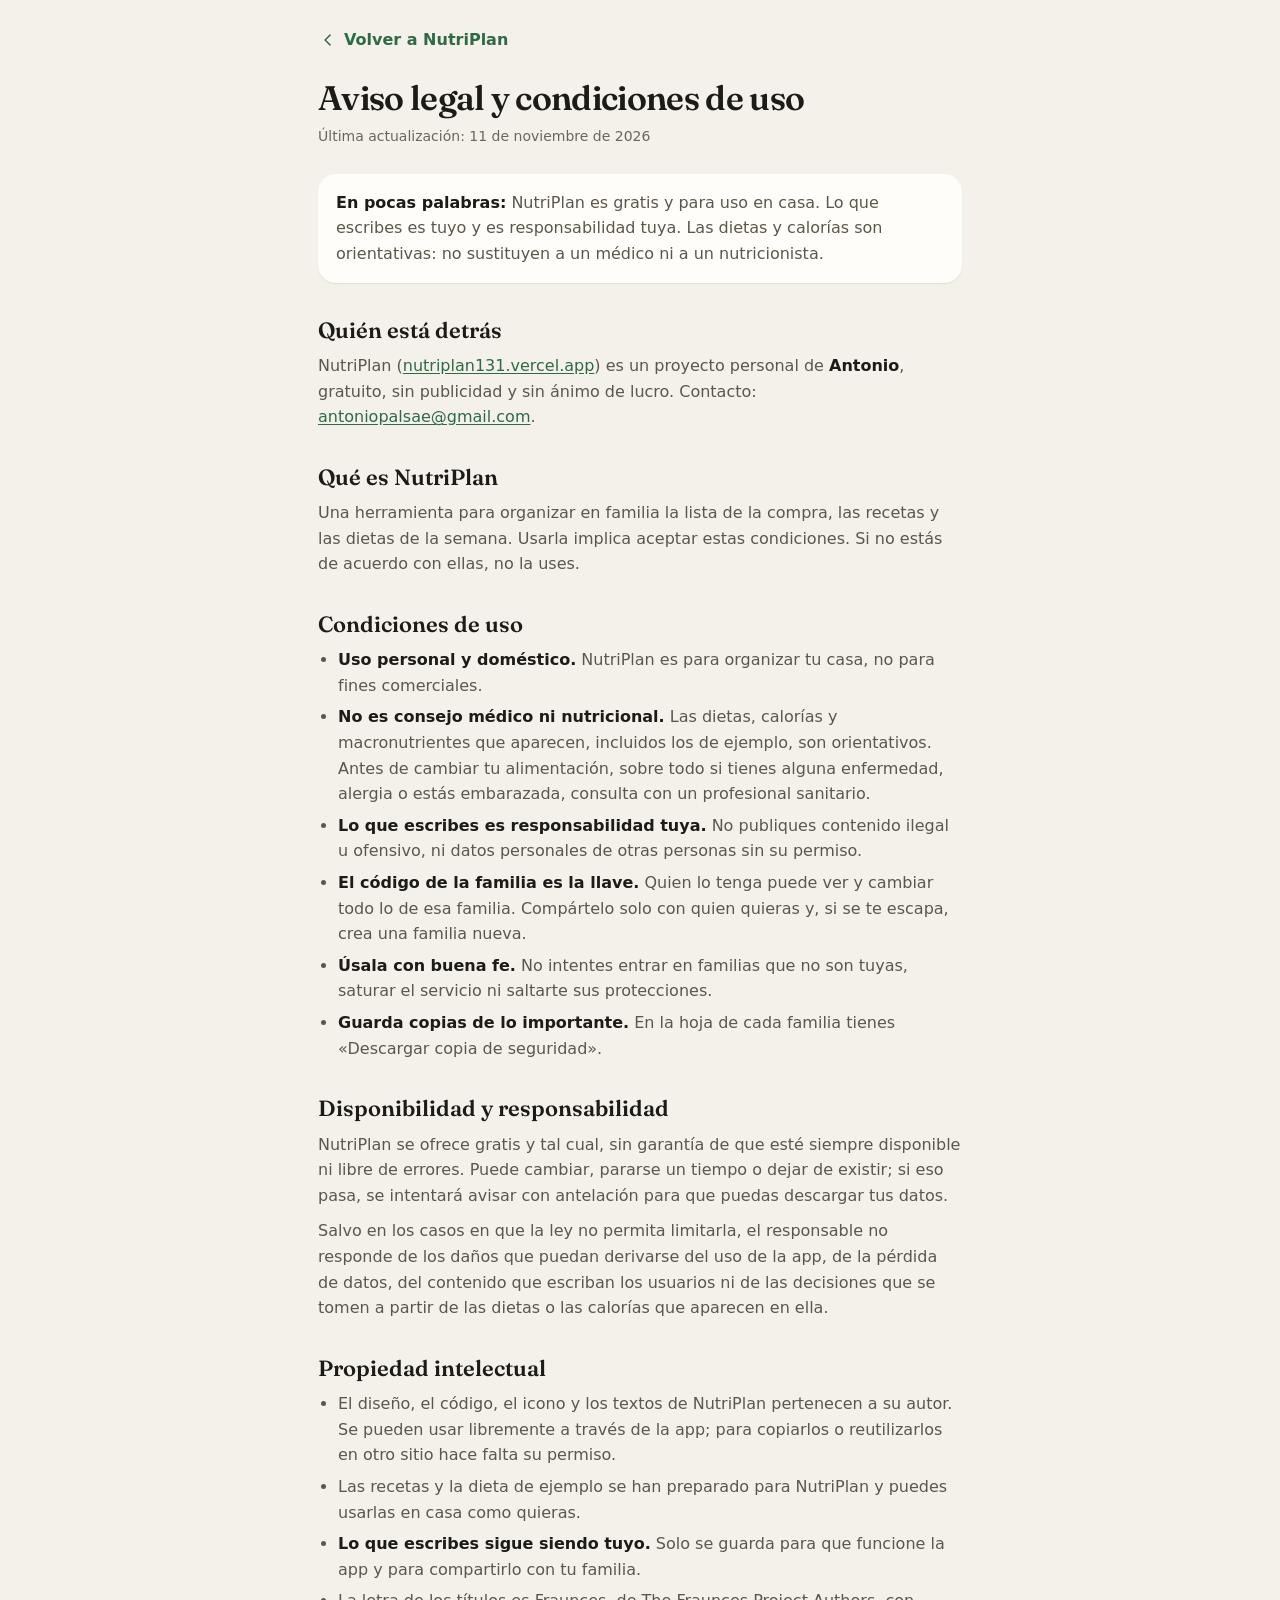
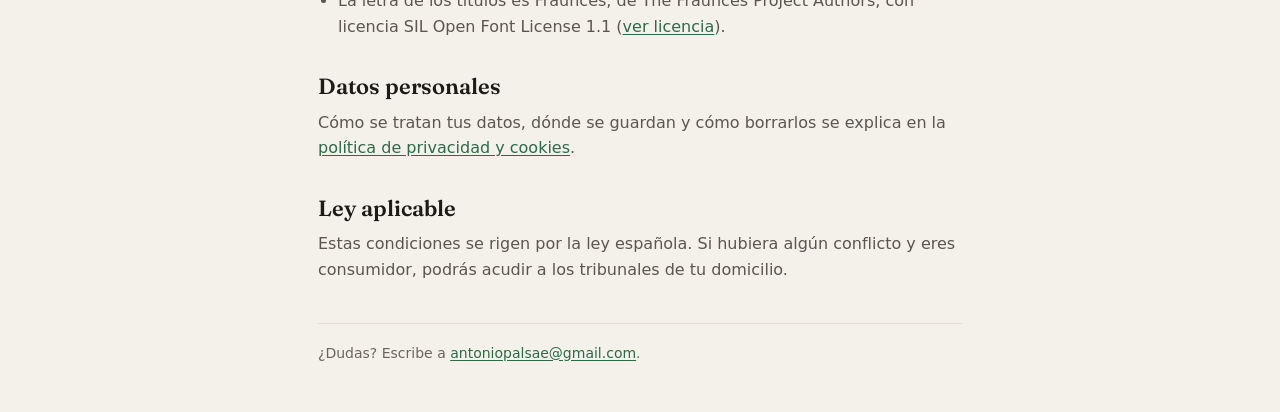
<file: aviso-legal.html>
<!DOCTYPE html>
<html lang="es">
<head>
  <meta charset="UTF-8" />
  <meta name="viewport" content="width=device-width, initial-scale=1, viewport-fit=cover" />
  <meta name="color-scheme" content="light dark" />
  <meta name="theme-color" content="#f4f1ea" media="(prefers-color-scheme: light)" />
  <meta name="theme-color" content="#151412" media="(prefers-color-scheme: dark)" />
  <meta name="description" content="Quién está detrás de NutriPlan, condiciones de uso y propiedad intelectual." />
  <title>Aviso legal y condiciones de uso · NutriPlan</title>
  <link rel="canonical" href="https://nutriplan131.vercel.app/aviso-legal" />
  <link rel="icon" href="iconos/icono.svg" type="image/svg+xml" />
  <link rel="icon" href="iconos/icono-32.png" type="image/png" sizes="32x32" />
  <link rel="stylesheet" href="css/base.css" />
  <link rel="stylesheet" href="css/legal.css" />
  <script src="js/tema.js"></script>
</head>
<body>
  <main class="documento">
    <a class="documento-volver" href="./">
      <svg viewBox="0 0 24 24" fill="none" stroke="currentColor" stroke-width="1.8" stroke-linecap="round" stroke-linejoin="round" aria-hidden="true"><path d="m14.5 6-6 6 6 6"/></svg>Volver a NutriPlan
    </a>

    <header>
      <h1>Aviso legal y condiciones de uso</h1>
      <p class="fecha">Última actualización: 11 de noviembre de 2026</p>
    </header>

    <section class="resumen" aria-label="Resumen">
      <p><strong>En pocas palabras:</strong> NutriPlan es gratis y para uso en casa. Lo que escribes es tuyo y es responsabilidad tuya. Las dietas y calorías son orientativas: no sustituyen a un médico ni a un nutricionista.</p>
    </section>

    <h2>Quién está detrás</h2>
    <p>NutriPlan (<a href="https://nutriplan131.vercel.app/">nutriplan131.vercel.app</a>) es un proyecto personal de <strong>Antonio</strong>, gratuito, sin publicidad y sin ánimo de lucro. Contacto: <a href="mailto:antoniopalsae@gmail.com">antoniopalsae@gmail.com</a>.</p>

    <h2>Qué es NutriPlan</h2>
    <p>Una herramienta para organizar en familia la lista de la compra, las recetas y las dietas de la semana. Usarla implica aceptar estas condiciones. Si no estás de acuerdo con ellas, no la uses.</p>

    <h2>Condiciones de uso</h2>
    <ul>
      <li><strong>Uso personal y doméstico.</strong> NutriPlan es para organizar tu casa, no para fines comerciales.</li>
      <li><strong>No es consejo médico ni nutricional.</strong> Las dietas, calorías y macronutrientes que aparecen, incluidos los de ejemplo, son orientativos. Antes de cambiar tu alimentación, sobre todo si tienes alguna enfermedad, alergia o estás embarazada, consulta con un profesional sanitario.</li>
      <li><strong>Lo que escribes es responsabilidad tuya.</strong> No publiques contenido ilegal u ofensivo, ni datos personales de otras personas sin su permiso.</li>
      <li><strong>El código de la familia es la llave.</strong> Quien lo tenga puede ver y cambiar todo lo de esa familia. Compártelo solo con quien quieras y, si se te escapa, crea una familia nueva.</li>
      <li><strong>Úsala con buena fe.</strong> No intentes entrar en familias que no son tuyas, saturar el servicio ni saltarte sus protecciones.</li>
      <li><strong>Guarda copias de lo importante.</strong> En la hoja de cada familia tienes «Descargar copia de seguridad».</li>
    </ul>

    <h2>Disponibilidad y responsabilidad</h2>
    <p>NutriPlan se ofrece gratis y tal cual, sin garantía de que esté siempre disponible ni libre de errores. Puede cambiar, pararse un tiempo o dejar de existir; si eso pasa, se intentará avisar con antelación para que puedas descargar tus datos.</p>
    <p>Salvo en los casos en que la ley no permita limitarla, el responsable no responde de los daños que puedan derivarse del uso de la app, de la pérdida de datos, del contenido que escriban los usuarios ni de las decisiones que se tomen a partir de las dietas o las calorías que aparecen en ella.</p>

    <h2>Propiedad intelectual</h2>
    <ul>
      <li>El diseño, el código, el icono y los textos de NutriPlan pertenecen a su autor. Se pueden usar libremente a través de la app; para copiarlos o reutilizarlos en otro sitio hace falta su permiso.</li>
      <li>Las recetas y la dieta de ejemplo se han preparado para NutriPlan y puedes usarlas en casa como quieras.</li>
      <li><strong>Lo que escribes sigue siendo tuyo.</strong> Solo se guarda para que funcione la app y para compartirlo con tu familia.</li>
      <li>La letra de los títulos es Fraunces, de The Fraunces Project Authors, con licencia SIL Open Font License 1.1 (<a href="fuentes/OFL.txt">ver licencia</a>).</li>
    </ul>

    <h2>Datos personales</h2>
    <p>Cómo se tratan tus datos, dónde se guardan y cómo borrarlos se explica en la <a href="privacidad">política de privacidad y cookies</a>.</p>

    <h2>Ley aplicable</h2>
    <p>Estas condiciones se rigen por la ley española. Si hubiera algún conflicto y eres consumidor, podrás acudir a los tribunales de tu domicilio.</p>

    <p class="pie">¿Dudas? Escribe a <a href="mailto:antoniopalsae@gmail.com">antoniopalsae@gmail.com</a>.</p>
  </main>
</body>
</html>
</file>
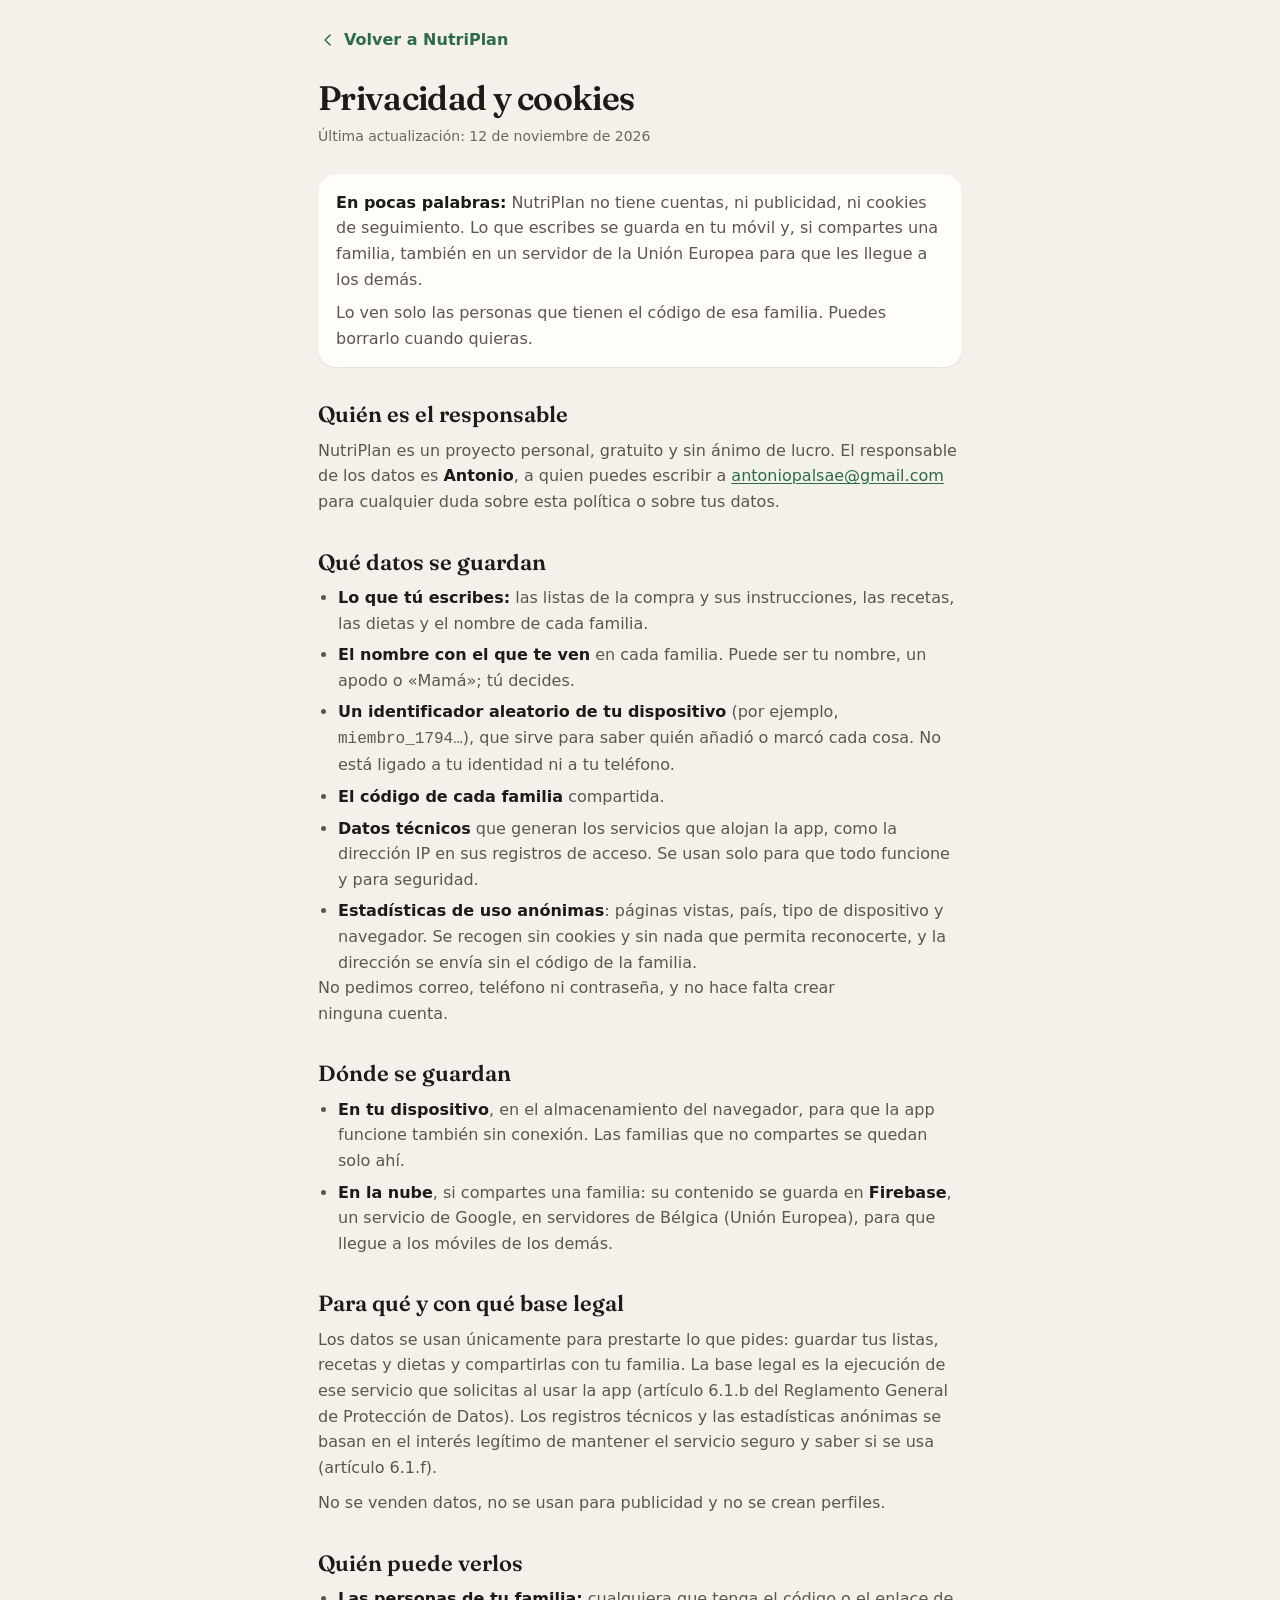
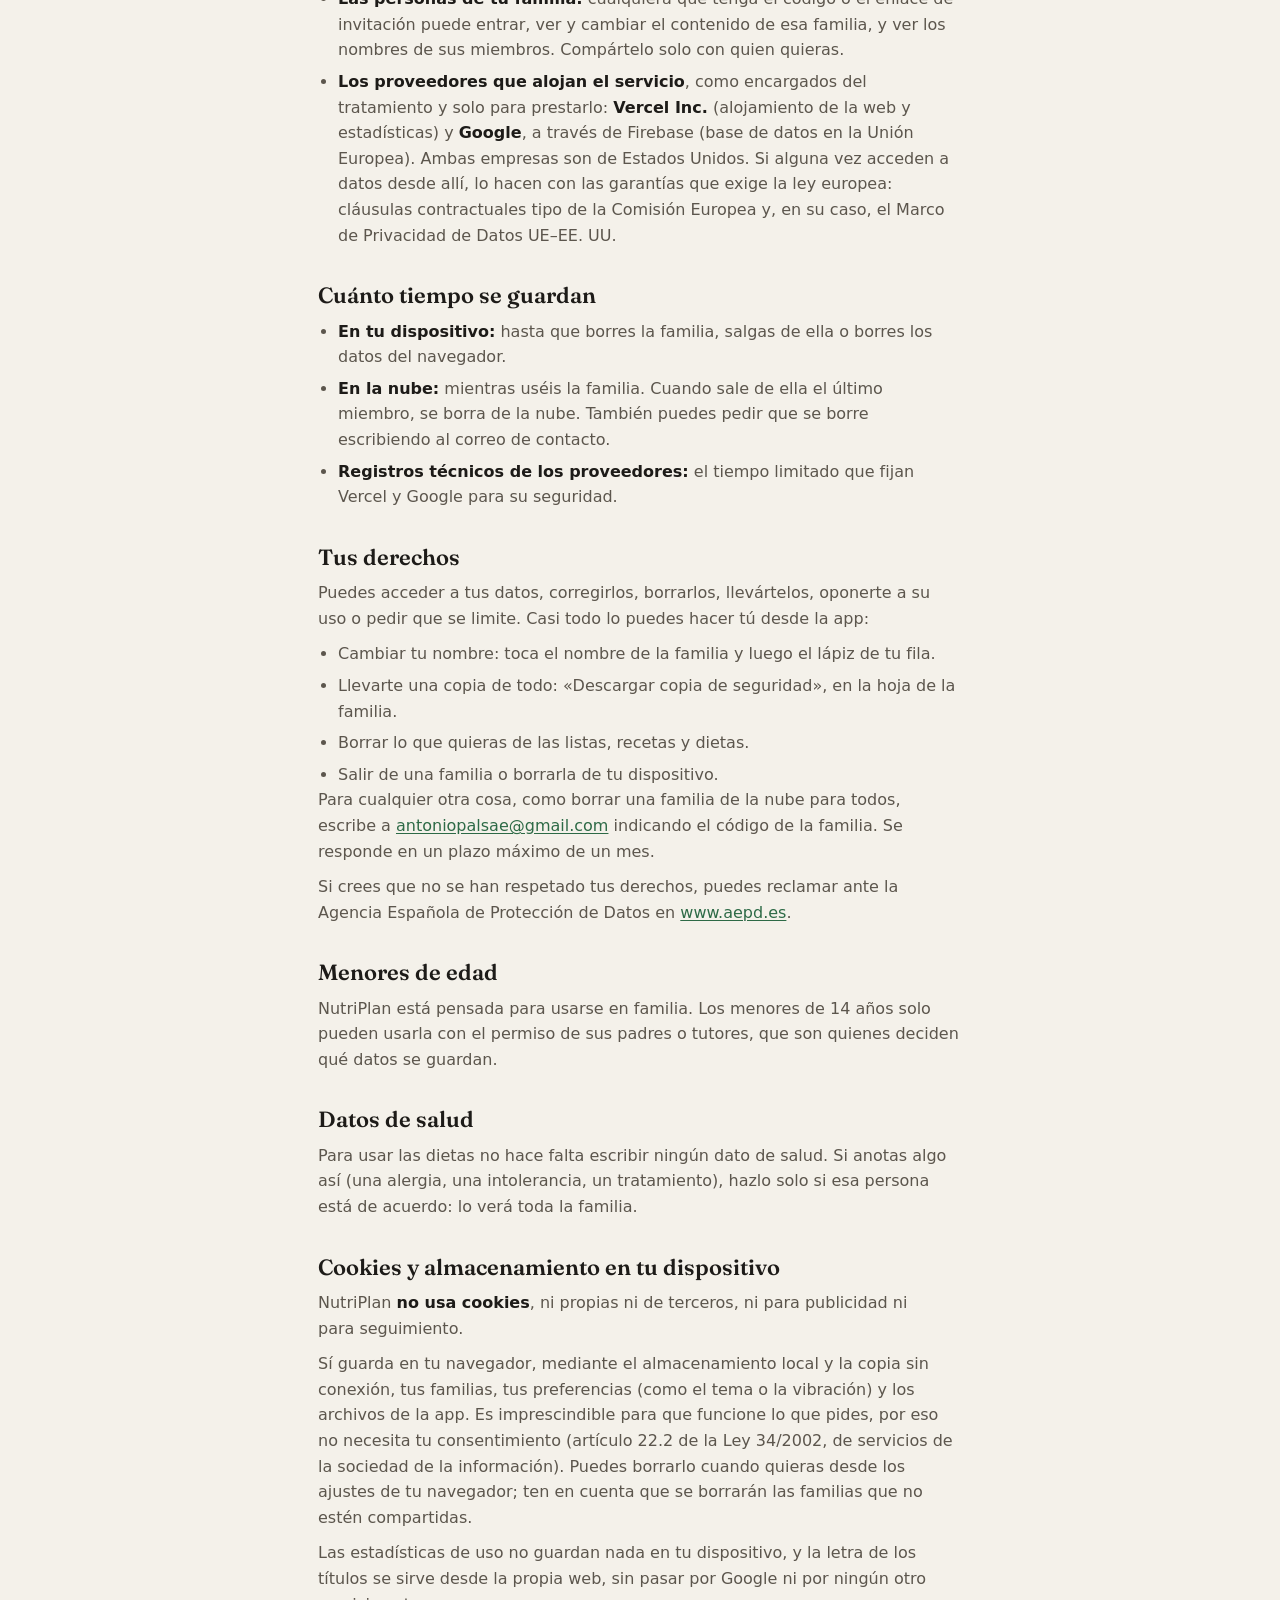
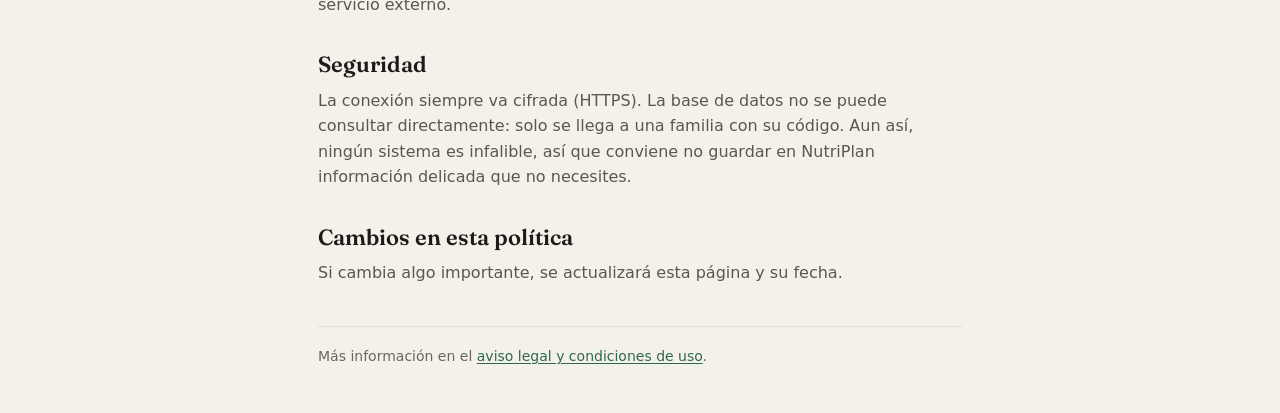
<file: privacidad.html>
<!DOCTYPE html>
<html lang="es">
<head>
  <meta charset="UTF-8" />
  <meta name="viewport" content="width=device-width, initial-scale=1, viewport-fit=cover" />
  <meta name="color-scheme" content="light dark" />
  <meta name="theme-color" content="#f4f1ea" media="(prefers-color-scheme: light)" />
  <meta name="theme-color" content="#151412" media="(prefers-color-scheme: dark)" />
  <meta name="description" content="Qué datos guarda NutriPlan, dónde, para qué y cómo borrarlos." />
  <title>Privacidad y cookies · NutriPlan</title>
  <link rel="canonical" href="https://nutriplan131.vercel.app/privacidad" />
  <link rel="icon" href="iconos/icono.svg" type="image/svg+xml" />
  <link rel="icon" href="iconos/icono-32.png" type="image/png" sizes="32x32" />
  <link rel="stylesheet" href="css/base.css" />
  <link rel="stylesheet" href="css/legal.css" />
  <script src="js/tema.js"></script>
</head>
<body>
  <main class="documento">
    <a class="documento-volver" href="./">
      <svg viewBox="0 0 24 24" fill="none" stroke="currentColor" stroke-width="1.8" stroke-linecap="round" stroke-linejoin="round" aria-hidden="true"><path d="m14.5 6-6 6 6 6"/></svg>Volver a NutriPlan
    </a>

    <header>
      <h1>Privacidad y cookies</h1>
      <p class="fecha">Última actualización: 12 de noviembre de 2026</p>
    </header>

    <section class="resumen" aria-label="Resumen">
      <p><strong>En pocas palabras:</strong> NutriPlan no tiene cuentas, ni publicidad, ni cookies de seguimiento. Lo que escribes se guarda en tu móvil y, si compartes una familia, también en un servidor de la Unión Europea para que les llegue a los demás.</p>
      <p>Lo ven solo las personas que tienen el código de esa familia. Puedes borrarlo cuando quieras.</p>
    </section>

    <h2>Quién es el responsable</h2>
    <p>NutriPlan es un proyecto personal, gratuito y sin ánimo de lucro. El responsable de los datos es <strong>Antonio</strong>, a quien puedes escribir a <a href="mailto:antoniopalsae@gmail.com">antoniopalsae@gmail.com</a> para cualquier duda sobre esta política o sobre tus datos.</p>

    <h2>Qué datos se guardan</h2>
    <ul>
      <li><strong>Lo que tú escribes:</strong> las listas de la compra y sus instrucciones, las recetas, las dietas y el nombre de cada familia.</li>
      <li><strong>El nombre con el que te ven</strong> en cada familia. Puede ser tu nombre, un apodo o «Mamá»; tú decides.</li>
      <li><strong>Un identificador aleatorio de tu dispositivo</strong> (por ejemplo, <code>miembro_1794…</code>), que sirve para saber quién añadió o marcó cada cosa. No está ligado a tu identidad ni a tu teléfono.</li>
      <li><strong>El código de cada familia</strong> compartida.</li>
      <li><strong>Datos técnicos</strong> que generan los servicios que alojan la app, como la dirección IP en sus registros de acceso. Se usan solo para que todo funcione y para seguridad.</li>
      <li><strong>Estadísticas de uso anónimas</strong>: páginas vistas, país, tipo de dispositivo y navegador. Se recogen sin cookies y sin nada que permita reconocerte, y la dirección se envía sin el código de la familia.</li>
    </ul>
    <p>No pedimos correo, teléfono ni contraseña, y no hace falta crear ninguna cuenta.</p>

    <h2>Dónde se guardan</h2>
    <ul>
      <li><strong>En tu dispositivo</strong>, en el almacenamiento del navegador, para que la app funcione también sin conexión. Las familias que no compartes se quedan solo ahí.</li>
      <li><strong>En la nube</strong>, si compartes una familia: su contenido se guarda en <strong>Firebase</strong>, un servicio de Google, en servidores de Bélgica (Unión Europea), para que llegue a los móviles de los demás.</li>
    </ul>

    <h2>Para qué y con qué base legal</h2>
    <p>Los datos se usan únicamente para prestarte lo que pides: guardar tus listas, recetas y dietas y compartirlas con tu familia. La base legal es la ejecución de ese servicio que solicitas al usar la app (artículo 6.1.b del Reglamento General de Protección de Datos). Los registros técnicos y las estadísticas anónimas se basan en el interés legítimo de mantener el servicio seguro y saber si se usa (artículo 6.1.f).</p>
    <p>No se venden datos, no se usan para publicidad y no se crean perfiles.</p>

    <h2>Quién puede verlos</h2>
    <ul>
      <li><strong>Las personas de tu familia:</strong> cualquiera que tenga el código o el enlace de invitación puede entrar, ver y cambiar el contenido de esa familia, y ver los nombres de sus miembros. Compártelo solo con quien quieras.</li>
      <li><strong>Los proveedores que alojan el servicio</strong>, como encargados del tratamiento y solo para prestarlo: <strong>Vercel Inc.</strong> (alojamiento de la web y estadísticas) y <strong>Google</strong>, a través de Firebase (base de datos en la Unión Europea). Ambas empresas son de Estados Unidos. Si alguna vez acceden a datos desde allí, lo hacen con las garantías que exige la ley europea: cláusulas contractuales tipo de la Comisión Europea y, en su caso, el Marco de Privacidad de Datos UE–EE. UU.</li>
    </ul>

    <h2>Cuánto tiempo se guardan</h2>
    <ul>
      <li><strong>En tu dispositivo:</strong> hasta que borres la familia, salgas de ella o borres los datos del navegador.</li>
      <li><strong>En la nube:</strong> mientras uséis la familia. Cuando sale de ella el último miembro, se borra de la nube. También puedes pedir que se borre escribiendo al correo de contacto.</li>
      <li><strong>Registros técnicos de los proveedores:</strong> el tiempo limitado que fijan Vercel y Google para su seguridad.</li>
    </ul>

    <h2>Tus derechos</h2>
    <p>Puedes acceder a tus datos, corregirlos, borrarlos, llevártelos, oponerte a su uso o pedir que se limite. Casi todo lo puedes hacer tú desde la app:</p>
    <ul>
      <li>Cambiar tu nombre: toca el nombre de la familia y luego el lápiz de tu fila.</li>
      <li>Llevarte una copia de todo: «Descargar copia de seguridad», en la hoja de la familia.</li>
      <li>Borrar lo que quieras de las listas, recetas y dietas.</li>
      <li>Salir de una familia o borrarla de tu dispositivo.</li>
    </ul>
    <p>Para cualquier otra cosa, como borrar una familia de la nube para todos, escribe a <a href="mailto:antoniopalsae@gmail.com">antoniopalsae@gmail.com</a> indicando el código de la familia. Se responde en un plazo máximo de un mes.</p>
    <p>Si crees que no se han respetado tus derechos, puedes reclamar ante la Agencia Española de Protección de Datos en <a href="https://www.aepd.es" rel="noopener">www.aepd.es</a>.</p>

    <h2>Menores de edad</h2>
    <p>NutriPlan está pensada para usarse en familia. Los menores de 14 años solo pueden usarla con el permiso de sus padres o tutores, que son quienes deciden qué datos se guardan.</p>

    <h2>Datos de salud</h2>
    <p>Para usar las dietas no hace falta escribir ningún dato de salud. Si anotas algo así (una alergia, una intolerancia, un tratamiento), hazlo solo si esa persona está de acuerdo: lo verá toda la familia.</p>

    <h2>Cookies y almacenamiento en tu dispositivo</h2>
    <p>NutriPlan <strong>no usa cookies</strong>, ni propias ni de terceros, ni para publicidad ni para seguimiento.</p>
    <p>Sí guarda en tu navegador, mediante el almacenamiento local y la copia sin conexión, tus familias, tus preferencias (como el tema o la vibración) y los archivos de la app. Es imprescindible para que funcione lo que pides, por eso no necesita tu consentimiento (artículo 22.2 de la Ley 34/2002, de servicios de la sociedad de la información). Puedes borrarlo cuando quieras desde los ajustes de tu navegador; ten en cuenta que se borrarán las familias que no estén compartidas.</p>
    <p>Las estadísticas de uso no guardan nada en tu dispositivo, y la letra de los títulos se sirve desde la propia web, sin pasar por Google ni por ningún otro servicio externo.</p>

    <h2>Seguridad</h2>
    <p>La conexión siempre va cifrada (HTTPS). La base de datos no se puede consultar directamente: solo se llega a una familia con su código. Aun así, ningún sistema es infalible, así que conviene no guardar en NutriPlan información delicada que no necesites.</p>

    <h2>Cambios en esta política</h2>
    <p>Si cambia algo importante, se actualizará esta página y su fecha.</p>

    <p class="pie">Más información en el <a href="aviso-legal">aviso legal y condiciones de uso</a>.</p>
  </main>
</body>
</html>
</file>
<file: css/base.css>
/* =========================================================
   BASE — Variables, reset, tipografía y estructura de la app
   Pensado primero para móvil; en pantallas anchas la barra
   inferior pasa a ser un menú lateral.
   ========================================================= */

/* Fraunces (SIL Open Font License 1.1, ver fuentes/OFL.txt).
   Servida desde la propia web, sin pasar por Google. Es variable:
   un solo archivo cubre los pesos 500 y 600. */
@font-face {
  font-family: "Fraunces";
  font-style: normal;
  font-weight: 500 600;
  font-display: swap;
  src: url("../fuentes/fraunces-latin.woff2") format("woff2");
  unicode-range: U+0000-00FF, U+0131, U+0152-0153, U+02BB-02BC, U+02C6, U+02DA, U+02DC, U+0304, U+0308, U+0329, U+2000-206F, U+20AC, U+2122, U+2191, U+2193, U+2212, U+2215, U+FEFF, U+FFFD;
}

@font-face {
  font-family: "Fraunces";
  font-style: normal;
  font-weight: 500 600;
  font-display: swap;
  src: url("../fuentes/fraunces-latin-ext.woff2") format("woff2");
  unicode-range: U+0100-02BA, U+02BD-02C5, U+02C7-02CC, U+02CE-02D7, U+02DD-02FF, U+0304, U+0308, U+0329, U+1D00-1DBF, U+1E00-1E9F, U+1EF2-1EFF, U+2020, U+20A0-20AB, U+20AD-20C4, U+2113, U+2C60-2C7F, U+A720-A7FF;
}

:root {
  color-scheme: light;

  /* Superficies (gris cálido, tipo papel) */
  --fondo:          #f4f1ea;
  --superficie:     #fffdf9;
  --superficie-2:   #ebe7de;
  --superficie-3:   #e0dbd0;
  --linea:          #e3ddd2;
  --linea-fuerte:   #c9c1b3;
  --translucido:    rgba(244, 241, 234, .82);

  /* Texto */
  --tinta:          #1d1b18;
  --tinta-2:        #5c564d;
  --tinta-3:        #6b665d; /* 4,5:1 o más sobre fondo y superficies */

  /* Acento único: verde bosque */
  --acento:         #2d6a46;
  --acento-fuerte:  #22553a;
  --acento-suave:   #dfeae0;
  --sobre-acento:   #ffffff;

  /* Estados */
  --peligro:        #b23a2b;
  --peligro-suave:  #f6e3df;
  --aviso:          #b7791f;
  --aviso-accion:   #a9d8b6;

  /* Tomas del día y macros (solo como marcas pequeñas) */
  --toma-desayuno:  #c08a2e;
  --toma-almuerzo:  #2d6a46;
  --toma-merienda:  #b4613f;
  --toma-cena:      #4f5c86;
  --macro-p:        #2d6a46;
  --macro-c:        #d1a24c;
  --macro-g:        #b8643f;

  /* Sombras teñidas del tono del fondo */
  --sombra-1: 0 1px 2px rgba(64, 48, 20, .06), 0 1px 1px rgba(64, 48, 20, .03);
  --sombra-2: 0 10px 28px -10px rgba(64, 48, 20, .25), 0 2px 6px rgba(64, 48, 20, .06);
  --sombra-3: 0 -10px 40px -12px rgba(40, 30, 10, .30);

  /* Tipografía */
  --fuente: system-ui, -apple-system, "Segoe UI", Roboto, "Helvetica Neue", Arial, sans-serif;
  --fuente-titulo: "Fraunces", Georgia, "Times New Roman", serif;
  --fuente-mono: ui-monospace, "SF Mono", "Cascadia Mono", Consolas, monospace;

  /* Radios */
  --r-xs: 6px;
  --r-s:  10px;
  --r-m:  14px;
  --r-l:  18px;
  --r-xl: 24px;

  /* Movimiento */
  --ease-out:    cubic-bezier(.23, 1, .32, 1);
  --ease-in-out: cubic-bezier(.65, 0, .35, 1);

  /* Estructura */
  --margen: 18px;
  --barra-alto: 54px;
  --nav-alto: 62px;
  --ancho-max: 720px;
  --seguro-arriba: env(safe-area-inset-top, 0px);
  --seguro-abajo:  env(safe-area-inset-bottom, 0px);
  --seguro-izq:    env(safe-area-inset-left, 0px);
  --seguro-der:    env(safe-area-inset-right, 0px);

  /* Capas */
  --z-barra: 20;
  --z-fab: 25;
  --z-nav: 30;
}

/* Modo oscuro: automático o elegido a mano */
@media (prefers-color-scheme: dark) {
  :root:not([data-tema="claro"]) {
    color-scheme: dark;
    --fondo:          #151412;
    --superficie:     #1e1d1a;
    --superficie-2:   #282622;
    --superficie-3:   #33302b;
    --linea:          #2f2d29;
    --linea-fuerte:   #46423b;
    --translucido:    rgba(21, 20, 18, .82);
    --tinta:          #eeeae2;
    --tinta-2:        #aea79c;
    --tinta-3:        #938e84;
    --acento:         #7cb48e;
    --acento-fuerte:  #94c6a3;
    --acento-suave:   #22322a;
    --sobre-acento:   #0f1a13;
    --peligro:        #e4806f;
    --peligro-suave:  #3a221d;
    --aviso:          #e0a64a;
    --aviso-accion:   #2d6a46;
    --toma-desayuno:  #d9a94f;
    --toma-almuerzo:  #7cb48e;
    --toma-merienda:  #d98a68;
    --toma-cena:      #8c9ad0;
    --macro-p:        #7cb48e;
    --macro-c:        #d9b25f;
    --macro-g:        #d98a68;
    --sombra-1: 0 1px 2px rgba(0, 0, 0, .3);
    --sombra-2: 0 12px 30px -10px rgba(0, 0, 0, .6), 0 2px 6px rgba(0, 0, 0, .3);
    --sombra-3: 0 -10px 40px -12px rgba(0, 0, 0, .7);
  }
}

:root[data-tema="oscuro"] {
  color-scheme: dark;
  --fondo:          #151412;
  --superficie:     #1e1d1a;
  --superficie-2:   #282622;
  --superficie-3:   #33302b;
  --linea:          #2f2d29;
  --linea-fuerte:   #46423b;
  --translucido:    rgba(21, 20, 18, .82);
  --tinta:          #eeeae2;
  --tinta-2:        #aea79c;
  --tinta-3:        #938e84;
  --acento:         #7cb48e;
  --acento-fuerte:  #94c6a3;
  --acento-suave:   #22322a;
  --sobre-acento:   #0f1a13;
  --peligro:        #e4806f;
  --peligro-suave:  #3a221d;
  --aviso:          #e0a64a;
  --aviso-accion:   #2d6a46;
  --toma-desayuno:  #d9a94f;
  --toma-almuerzo:  #7cb48e;
  --toma-merienda:  #d98a68;
  --toma-cena:      #8c9ad0;
  --macro-p:        #7cb48e;
  --macro-c:        #d9b25f;
  --macro-g:        #d98a68;
  --sombra-1: 0 1px 2px rgba(0, 0, 0, .3);
  --sombra-2: 0 12px 30px -10px rgba(0, 0, 0, .6), 0 2px 6px rgba(0, 0, 0, .3);
  --sombra-3: 0 -10px 40px -12px rgba(0, 0, 0, .7);
}

/* =========================================================
   RESET
   ========================================================= */

*, *::before, *::after {
  box-sizing: border-box;
  margin: 0;
  padding: 0;
}

html {
  -webkit-tap-highlight-color: transparent;
  -webkit-text-size-adjust: 100%;
  text-size-adjust: 100%;
  overscroll-behavior-y: none;
  background: var(--fondo);
  scroll-padding-top: calc(var(--barra-alto) + var(--seguro-arriba) + 8px);
}

html.con-hoja {
  overflow: hidden;
}

body {
  font-family: var(--fuente);
  font-size: 16px;
  line-height: 1.45;
  color: var(--tinta);
  background: var(--fondo);
  min-height: 100dvh;
  -webkit-font-smoothing: antialiased;
  -moz-osx-font-smoothing: grayscale;
  font-variant-numeric: tabular-nums;
  /* Red de seguridad: si algo se pasara de ancho, que no aparezca
     desplazamiento lateral (clip no rompe la barra pegajosa) */
  overflow-x: clip;
}

img, svg {
  display: block;
}

button, input, select, textarea {
  font: inherit;
  color: inherit;
}

button {
  background: none;
  border: 0;
  cursor: pointer;
  touch-action: manipulation;
  user-select: none;
  -webkit-user-select: none;
}

button:disabled {
  cursor: default;
  opacity: .45;
}

a {
  color: var(--acento);
}

h1, h2, h3, h4 {
  text-wrap: balance;
  font-weight: 600;
}

p {
  text-wrap: pretty;
}

[hidden] {
  display: none !important;
}

:focus-visible {
  outline: 2px solid var(--acento);
  outline-offset: 2px;
}

::selection {
  background: var(--acento-suave);
}

.ico {
  width: 22px;
  height: 22px;
  flex-shrink: 0;
}

.solo-lectores {
  position: absolute;
  width: 1px;
  height: 1px;
  overflow: hidden;
  clip: rect(0 0 0 0);
  white-space: nowrap;
}

.saltar {
  position: absolute;
  left: 12px;
  top: -60px;
  z-index: 100;
  background: var(--tinta);
  color: var(--fondo);
  padding: 10px 14px;
  border-radius: var(--r-s);
  text-decoration: none;
}

.saltar:focus {
  top: calc(12px + var(--seguro-arriba));
}

/* =========================================================
   BARRA SUPERIOR (fija, con título compacto al hacer scroll)
   ========================================================= */

.barra {
  position: sticky;
  top: 0;
  z-index: var(--z-barra);
  padding-top: var(--seguro-arriba);
  padding-left: var(--seguro-izq);
  padding-right: var(--seguro-der);
  background: transparent;
  transition: background-color .2s, box-shadow .2s;
}

.barra.con-fondo {
  background: var(--translucido);
  -webkit-backdrop-filter: saturate(1.6) blur(18px);
  backdrop-filter: saturate(1.6) blur(18px);
  box-shadow: 0 .5px 0 var(--linea-fuerte);
}

.barra-interior {
  height: var(--barra-alto);
  max-width: calc(var(--ancho-max) + var(--margen) * 2);
  margin: 0 auto;
  padding: 0 calc(var(--margen) - 6px);
  display: grid;
  /* Primero el nombre de la familia y lo de la derecha; el título del
     centro usa lo que sobre. Nada puede ensanchar la barra más que la
     pantalla: si no cabe, el nombre se corta con «…» */
  grid-template-columns: minmax(0, auto) minmax(0, 1fr) auto;
  align-items: center;
  gap: 8px;
}

#chipFamilia {
  min-width: 0;
}

.barra-titulo {
  min-width: 0;
  max-width: 100%;
  justify-self: center;
  overflow: hidden;
  text-overflow: ellipsis;
  font-size: 16px;
  font-weight: 600;
  opacity: 0;
  transform: translateY(4px);
  transition: opacity .18s, transform .18s var(--ease-out);
  white-space: nowrap;
}

.barra.con-fondo .barra-titulo {
  opacity: 1;
  transform: none;
}

.barra-derecha {
  justify-self: end;
  min-width: 0;
  display: flex;
  align-items: center;
  gap: 2px;
}

/* =========================================================
   CONTENIDO PRINCIPAL Y VISTAS
   ========================================================= */

.principal {
  max-width: calc(var(--ancho-max) + var(--margen) * 2);
  margin: 0 auto;
  padding: 0 calc(var(--margen) + var(--seguro-der)) calc(var(--nav-alto) + var(--seguro-abajo) + 104px) calc(var(--margen) + var(--seguro-izq));
  outline: none;
}

.vista {
  animation: entradaVista .26s var(--ease-out);
}

@keyframes entradaVista {
  from { opacity: 0; transform: translateY(6px); }
  to   { opacity: 1; transform: none; }
}

.cabecera {
  padding: 4px 0 18px;
  display: flex;
  align-items: flex-end;
  justify-content: space-between;
  gap: 12px;
}

.antetitulo {
  font-size: 13px;
  color: var(--tinta-3);
  margin-bottom: 2px;
}

.antetitulo::first-letter {
  text-transform: uppercase;
}

.titulo-grande {
  font-family: var(--fuente-titulo);
  font-size: 36px;
  line-height: 1.02;
  font-weight: 600;
  letter-spacing: -0.025em;
  font-optical-sizing: auto;
}

.titulo-seccion {
  font-size: 15px;
  font-weight: 600;
  color: var(--tinta-2);
  margin: 28px 0 10px;
  display: flex;
  align-items: baseline;
  justify-content: space-between;
  gap: 8px;
}

.titulo-seccion small {
  font-size: 13px;
  font-weight: 500;
  color: var(--tinta-3);
}

/* =========================================================
   NAVEGACIÓN INFERIOR (móvil) / LATERAL (escritorio)
   ========================================================= */

.nav {
  position: fixed;
  left: 0;
  right: 0;
  bottom: 0;
  z-index: var(--z-nav);
  height: calc(var(--nav-alto) + var(--seguro-abajo));
  padding: 0 var(--seguro-der) var(--seguro-abajo) var(--seguro-izq);
  display: grid;
  grid-template-columns: repeat(3, 1fr);
  background: var(--translucido);
  -webkit-backdrop-filter: saturate(1.6) blur(18px);
  backdrop-filter: saturate(1.6) blur(18px);
  box-shadow: 0 -.5px 0 var(--linea-fuerte);
}

.nav-marca {
  display: none;
}

.nav-item {
  position: relative;
  display: flex;
  flex-direction: column;
  align-items: center;
  justify-content: center;
  gap: 3px;
  font-size: 11.5px;
  font-weight: 600;
  color: var(--tinta-3);
  transition: color .15s;
}

.nav-item .nav-icono {
  width: 56px;
  height: 30px;
  border-radius: 999px;
  display: grid;
  place-items: center;
  transition: background-color .2s var(--ease-out), transform .12s var(--ease-out);
}

.nav-item:active .nav-icono {
  transform: scale(.92);
}

.nav-item[aria-current="page"] {
  color: var(--tinta);
}

.nav-item[aria-current="page"] .nav-icono {
  background: var(--acento-suave);
  color: var(--acento);
}

.nav-insignia {
  position: absolute;
  top: 6px;
  left: calc(50% + 10px);
  min-width: 18px;
  height: 18px;
  padding: 0 5px;
  border-radius: 999px;
  background: var(--acento);
  color: var(--sobre-acento);
  font-size: 11px;
  font-weight: 700;
  line-height: 18px;
  text-align: center;
  box-shadow: 0 0 0 2px var(--fondo);
}

/* =========================================================
   BOTÓN FLOTANTE (acción principal de cada vista)
   ========================================================= */

.fab {
  position: fixed;
  right: calc(16px + var(--seguro-der));
  bottom: calc(var(--nav-alto) + var(--seguro-abajo) + 16px);
  z-index: var(--z-fab);
  height: 52px;
  padding: 0 20px 0 16px;
  border-radius: 16px;
  display: inline-flex;
  align-items: center;
  gap: 8px;
  background: var(--acento);
  color: var(--sobre-acento);
  font-size: 15px;
  font-weight: 650;
  box-shadow: var(--sombra-2);
  transition: transform .14s var(--ease-out), opacity .2s, background-color .15s;
}

.fab:active {
  transform: scale(.95);
}

.fab.oculto {
  opacity: 0;
  transform: translateY(12px) scale(.96);
  pointer-events: none;
}

/* =========================================================
   ESCRITORIO / TABLET HORIZONTAL
   ========================================================= */

@media (min-width: 960px) {
  :root {
    --nav-ancho: 232px;
  }

  .nav {
    top: 0;
    right: auto;
    width: var(--nav-ancho);
    height: auto;
    padding: 22px 14px;
    display: flex;
    flex-direction: column;
    gap: 4px;
    background: var(--fondo);
    box-shadow: .5px 0 0 var(--linea-fuerte);
    -webkit-backdrop-filter: none;
    backdrop-filter: none;
  }

  .nav-marca {
    display: flex;
    align-items: center;
    gap: 10px;
    padding: 0 10px 22px;
    font-family: var(--fuente-titulo);
    font-size: 21px;
    font-weight: 600;
    letter-spacing: -0.01em;
  }

  .nav-marca .ico {
    color: var(--acento);
  }

  .nav-item {
    flex-direction: row;
    justify-content: flex-start;
    gap: 6px;
    height: 44px;
    padding: 0 8px;
    border-radius: var(--r-s);
    font-size: 15px;
    font-weight: 550;
  }

  .nav-item .nav-icono {
    width: 34px;
    height: 34px;
  }

  .nav-item[aria-current="page"] {
    background: var(--superficie-2);
  }

  .nav-item[aria-current="page"] .nav-icono {
    background: transparent;
  }

  .nav-insignia {
    position: static;
    margin-left: auto;
    box-shadow: none;
  }

  .barra {
    margin-left: var(--nav-ancho);
  }

  .principal {
    margin-left: calc(var(--nav-ancho) + max(0px, (100% - var(--nav-ancho) - var(--ancho-max) - var(--margen) * 2) / 2));
    margin-right: 0;
    padding-bottom: 120px;
  }

  .barra-interior {
    max-width: none;
    padding: 0 24px;
  }

  .fab {
    bottom: 28px;
    right: 32px;
  }

  .titulo-grande {
    font-size: 42px;
  }
}

/* Interacciones solo con ratón: el hover no se queda pegado en táctil */
@media (hover: hover) and (pointer: fine) {
  .nav-item:hover {
    color: var(--tinta);
  }
  .fab:hover {
    background: var(--acento-fuerte);
  }
}

@media (prefers-reduced-motion: reduce) {
  *, *::before, *::after {
    animation-duration: .01ms !important;
    transition-duration: .01ms !important;
  }
}
</file>
<file: css/legal.css>
/* =========================================================
   PÁGINAS DE TEXTO — Privacidad, aviso legal y 404
   Usan las variables y la tipografía de base.css
   ========================================================= */

.documento {
  max-width: 680px;
  margin: 0 auto;
  padding: calc(18px + var(--seguro-arriba)) calc(var(--margen) + var(--seguro-der)) calc(48px + var(--seguro-abajo)) calc(var(--margen) + var(--seguro-izq));
}

.documento-volver {
  display: inline-flex;
  align-items: center;
  gap: 6px;
  min-height: 44px;
  font-weight: 600;
  text-decoration: none;
}

.documento-volver svg {
  width: 20px;
  height: 20px;
}

.documento header {
  margin: 18px 0 26px;
}

.documento h1 {
  font-family: var(--fuente-titulo);
  font-size: 34px;
  font-weight: 600;
  line-height: 1.1;
  letter-spacing: -0.02em;
  margin-bottom: 8px;
}

.documento .fecha {
  font-size: 14px;
  color: var(--tinta-3);
}

.documento .resumen {
  margin: 0 0 30px;
  padding: 16px 18px;
  border-radius: var(--r-l);
  background: var(--superficie);
  box-shadow: var(--sombra-1);
}

.documento .resumen p + p {
  margin-top: 8px;
}

.documento h2 {
  font-family: var(--fuente-titulo);
  font-size: 22px;
  font-weight: 600;
  line-height: 1.2;
  margin: 34px 0 10px;
}

.documento p,
.documento li {
  color: var(--tinta-2);
  line-height: 1.6;
}

.documento p + p {
  margin-top: 10px;
}

.documento strong {
  color: var(--tinta);
  font-weight: 600;
}

.documento ul {
  margin: 10px 0 0;
  padding-left: 20px;
}

.documento li + li {
  margin-top: 6px;
}

.documento a {
  text-underline-offset: 2px;
  overflow-wrap: anywhere;
}

.documento .pie {
  margin-top: 40px;
  padding-top: 18px;
  border-top: 1px solid var(--linea);
  font-size: 14px;
  color: var(--tinta-3);
}

/* Página no encontrada */
.no-encontrada {
  min-height: 100dvh;
  display: grid;
  place-content: center;
  gap: 14px;
  padding: 24px;
  text-align: center;
}

.no-encontrada img {
  margin: 0 auto 6px;
}

.no-encontrada h1 {
  font-family: var(--fuente-titulo);
  font-size: 28px;
  font-weight: 600;
}

.no-encontrada p {
  color: var(--tinta-2);
  max-width: 34ch;
  margin: 0 auto;
}

.no-encontrada a {
  justify-self: center;
  display: inline-flex;
  align-items: center;
  min-height: 46px;
  padding: 0 20px;
  border-radius: var(--r-m);
  background: var(--acento);
  color: var(--sobre-acento);
  font-weight: 600;
  text-decoration: none;
}
</file>
